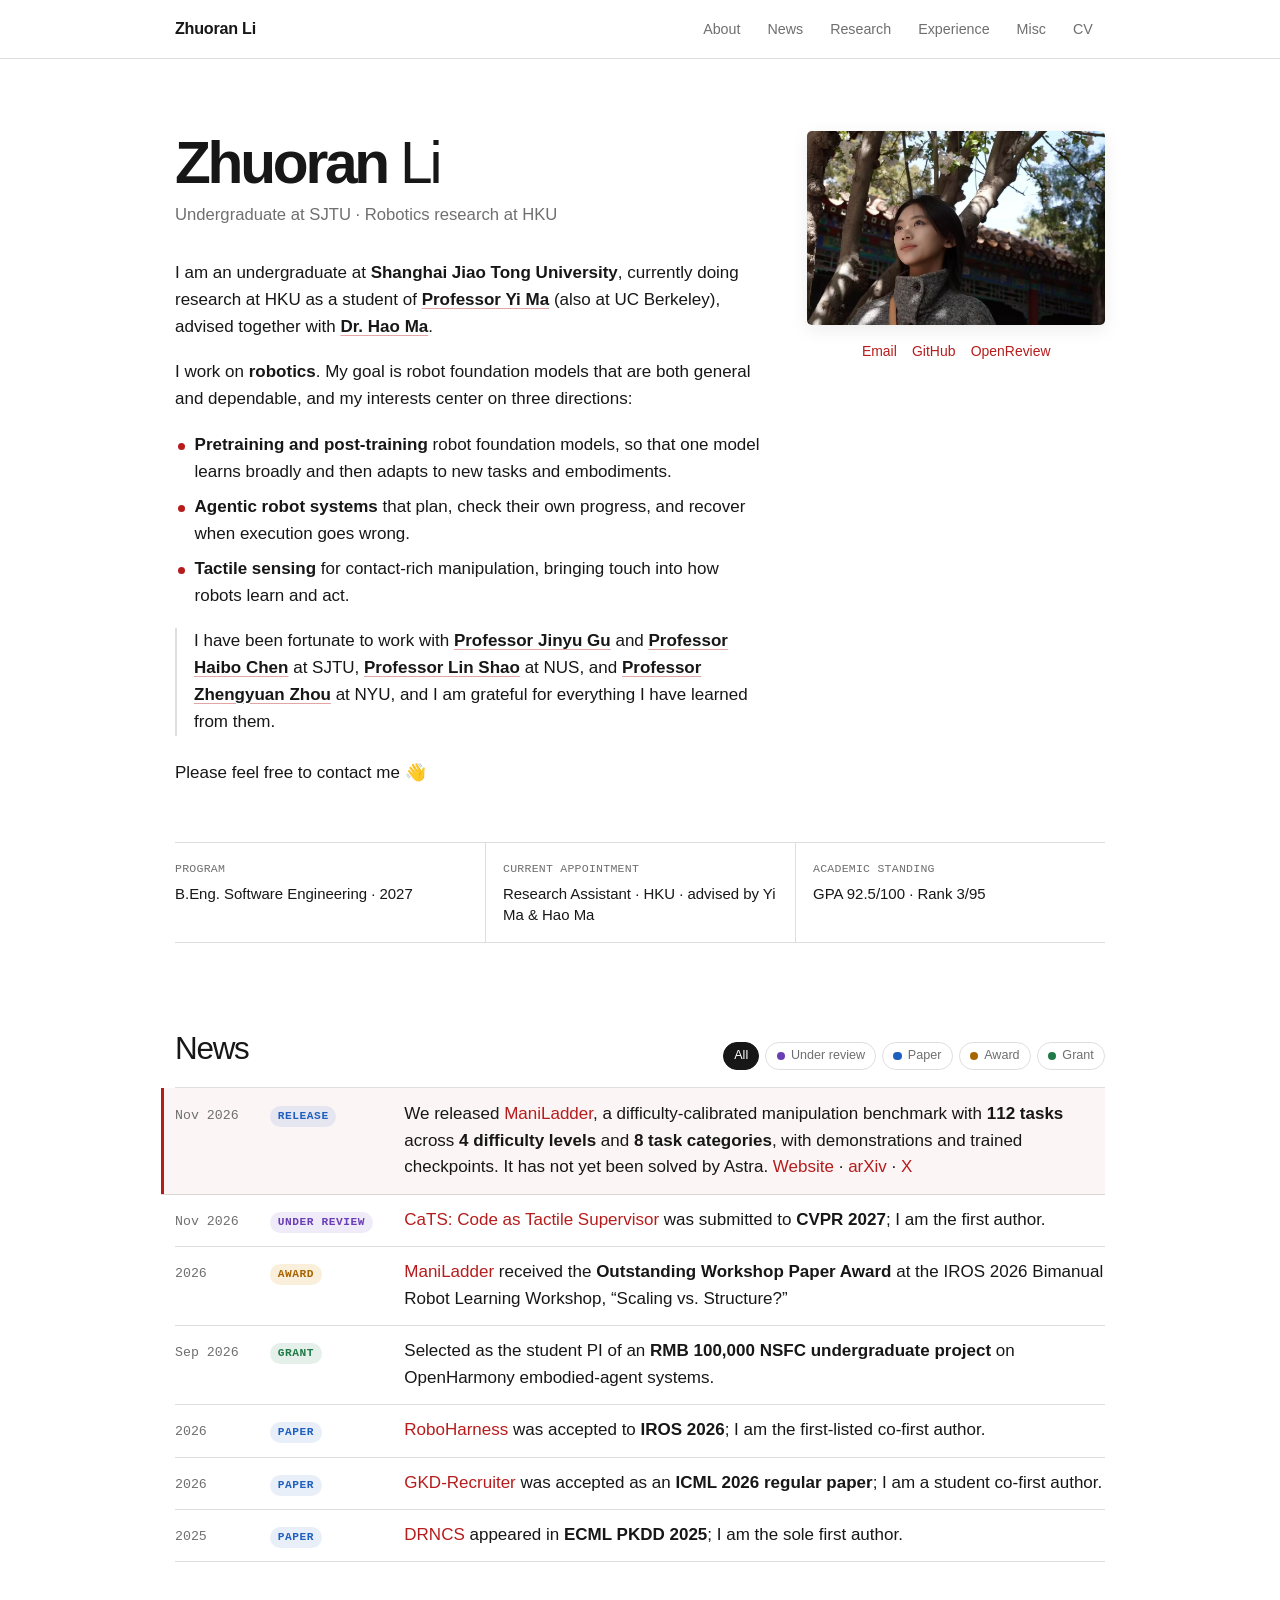
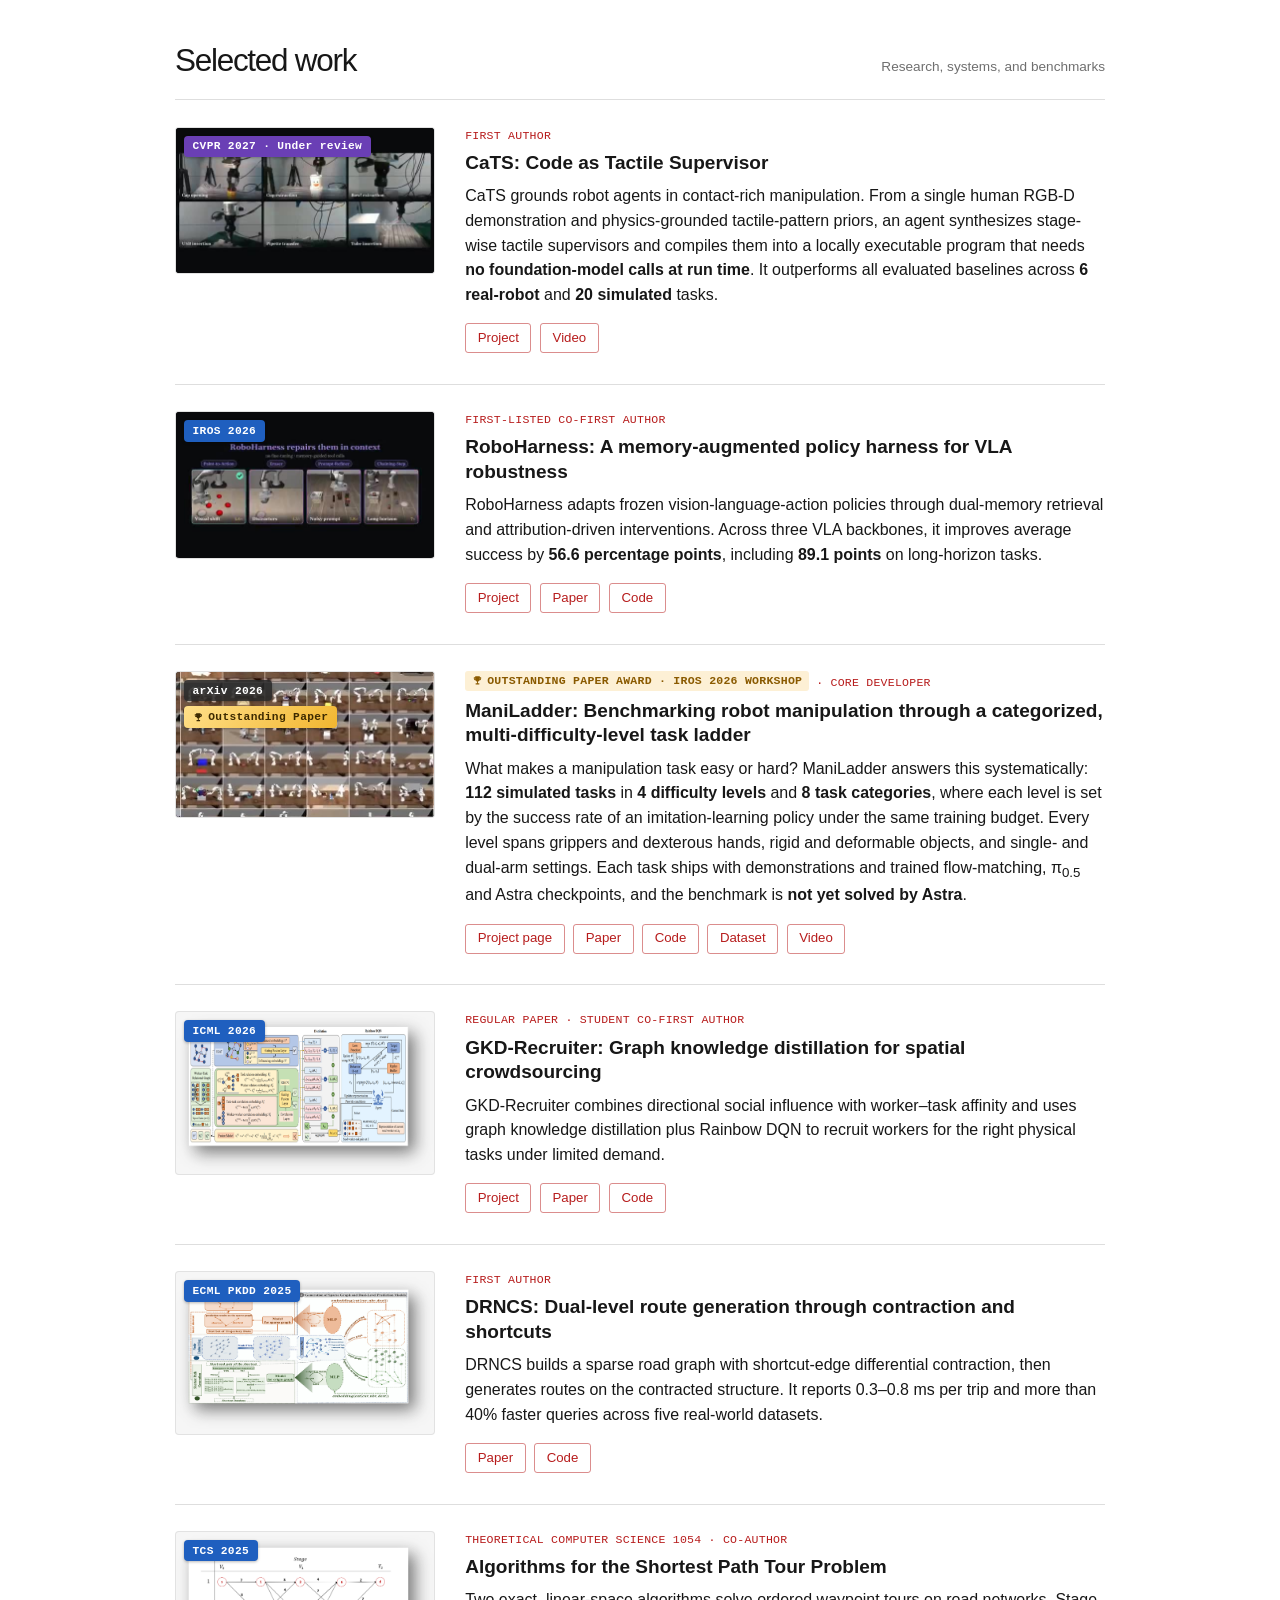
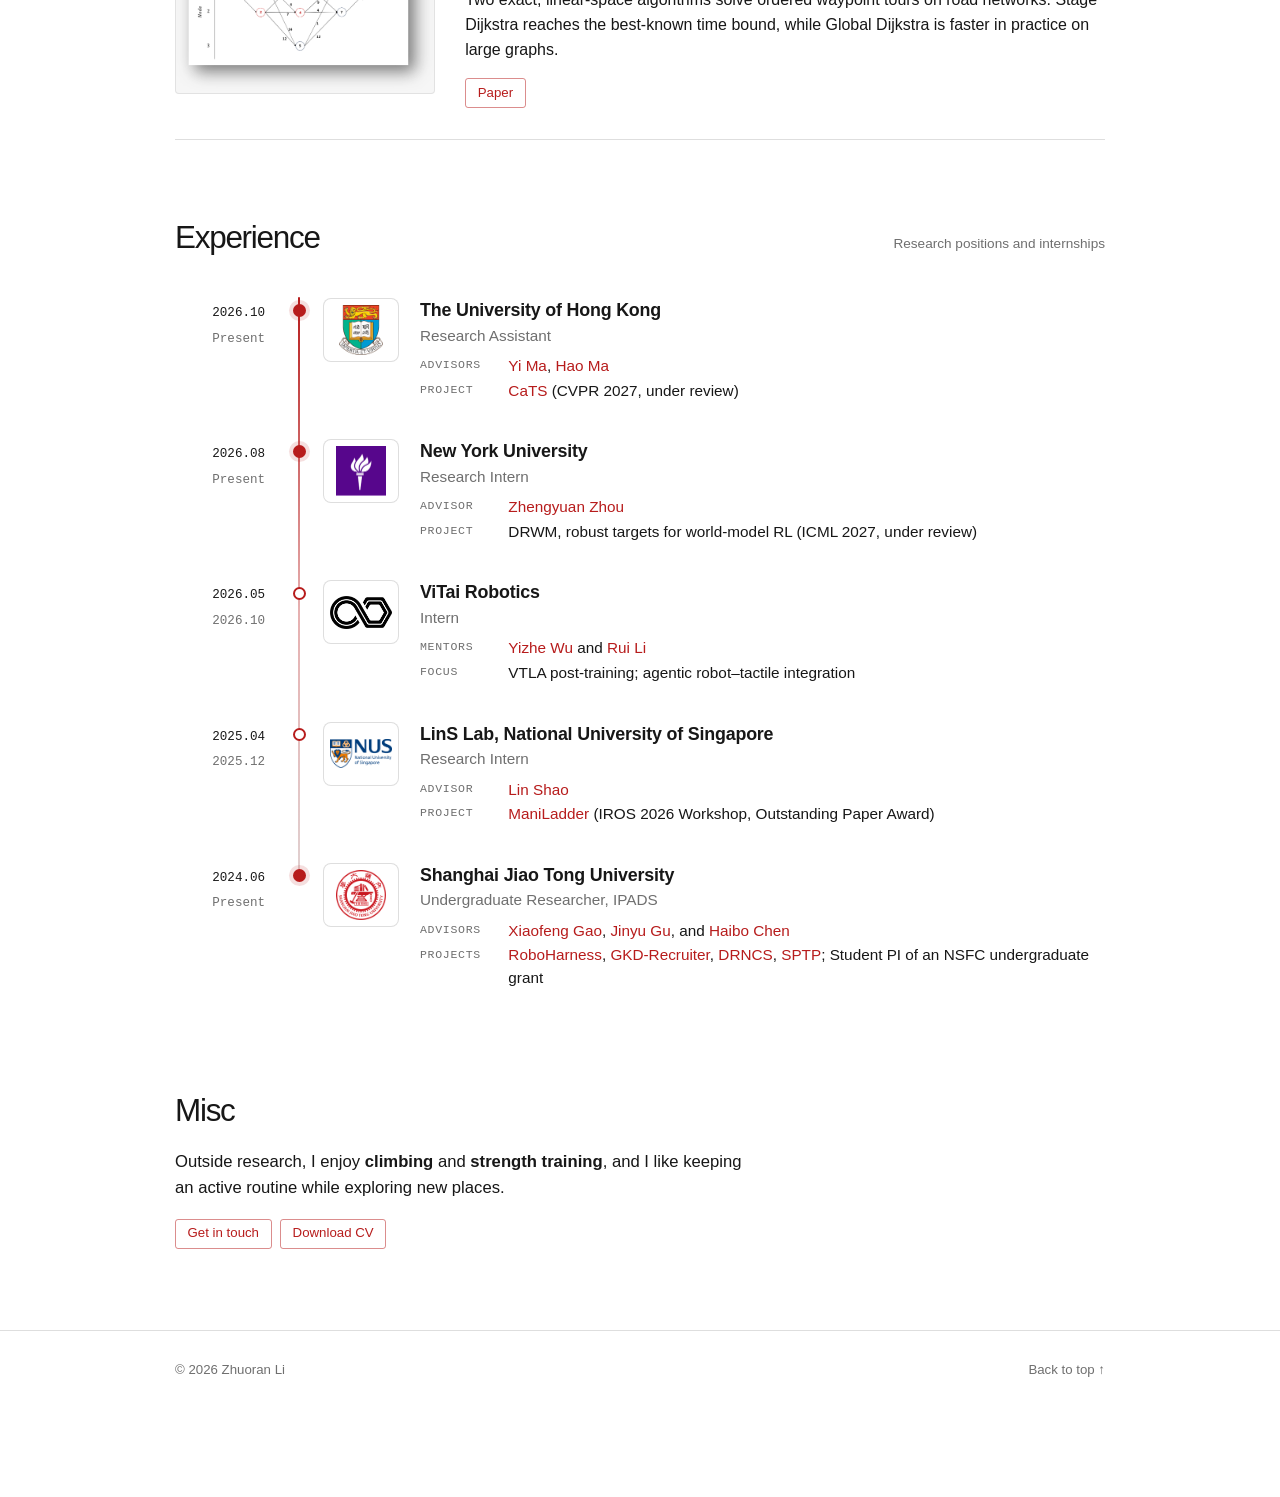
<file: index.html>
<!doctype html>
<html lang="en">
  <head>
    <meta charset="utf-8">
    <meta name="viewport" content="width=device-width, initial-scale=1">
    <meta name="theme-color" content="#ffffff">
    <meta name="description" content="Zhuoran Li is an undergraduate at SJTU doing robotics research at HKU with Professor Yi Ma, working on robot foundation models, agentic robot systems and tactile manipulation.">
    <meta name="author" content="Zhuoran Li">

    <meta property="og:type" content="website">
    <meta property="og:title" content="Zhuoran Li">
    <meta property="og:description" content="Undergraduate at SJTU doing robotics research at HKU with Professor Yi Ma: robot foundation models, agentic robot systems and tactile manipulation.">
    <meta property="og:url" content="https://iairplane.github.io/">
    <meta property="og:image" content="https://iairplane.github.io/assets/media/zhuoran-hero.jpg">
    <meta property="og:image:alt" content="Portrait of Zhuoran Li beneath flowering trees.">
    <meta name="twitter:card" content="summary">

    <title>Zhuoran Li</title>
    <link rel="canonical" href="https://iairplane.github.io/">
    <link rel="icon" href="assets/icons/favicon.svg" type="image/svg+xml">
    <link rel="preload" href="assets/media/zhuoran-hero.jpg" as="image" fetchpriority="high">
    <link rel="stylesheet" href="styles.css?v=20261123-1">
    <script src="script.js?v=20261121-2" defer></script>

    <script type="application/ld+json">
      {
        "@context": "https://schema.org",
        "@type": "Person",
        "name": "Zhuoran Li",
        "url": "https://iairplane.github.io/",
        "email": "mailto:airplane@sjtu.edu.cn",
        "affiliation": [
          {
            "@type": "CollegeOrUniversity",
            "name": "Shanghai Jiao Tong University"
          },
          {
            "@type": "CollegeOrUniversity",
            "name": "The University of Hong Kong"
          }
        ],
        "sameAs": [
          "https://github.com/iairplane",
          "https://openreview.net/profile?id=~Zhuoran_Li7"
        ],
        "knowsAbout": [
          "Robotics",
          "Robot foundation models",
          "Robot learning",
          "Agentic robot systems",
          "Tactile sensing"
        ]
      }
    </script>
  </head>

  <body data-header>
    <a class="skip-link" href="#main-content">Skip to content</a>

    <header class="site-header">
      <nav class="navbar container" aria-label="Primary navigation">
        <a class="site-name" href="#top">Zhuoran Li</a>
        <button class="menu-toggle" type="button" aria-label="Open navigation" aria-expanded="false" aria-controls="primary-navigation" data-menu-toggle>
          <span aria-hidden="true"></span>
          <span aria-hidden="true"></span>
          <span aria-hidden="true"></span>
        </button>
        <div class="nav-links" id="primary-navigation" data-navigation>
          <a href="#top">About</a>
          <a href="#news">News</a>
          <a href="#research">Research</a>
          <a href="#experience">Experience</a>
          <a href="#misc">Misc</a>
          <a href="documents/Zhuoran_Li_CV.pdf" download="Zhuoran_Li_CV.pdf">CV</a>
        </div>
      </nav>
    </header>

    <main id="main-content" class="container">
      <section class="about" id="top" aria-labelledby="page-title">
        <div class="profile">
          <img src="assets/media/zhuoran-hero.jpg" alt="Zhuoran Li beneath flowering trees beside a traditional building." width="1100" height="717" fetchpriority="high">
          <div class="profile-links" aria-label="Contact links">
            <a href="mailto:airplane@sjtu.edu.cn" aria-label="Email Zhuoran Li">Email</a>
            <a href="https://github.com/iairplane" rel="me external noopener" target="_blank">GitHub</a>
            <a href="https://openreview.net/profile?id=~Zhuoran_Li7" rel="me external noopener" target="_blank">OpenReview</a>
          </div>
        </div>

        <header class="page-heading">
          <h1 id="page-title"><strong>Zhuoran</strong> Li</h1>
          <p class="tagline">Undergraduate at SJTU · Robotics research at HKU</p>
        </header>

        <div class="intro">
          <p>
            I am an undergraduate at <strong>Shanghai Jiao Tong University</strong>, currently doing research at HKU as a student of <a class="prof" href="https://www.ai.hku.hk/people/academic-staff/mayi" target="_blank" rel="external noopener" data-photo="assets/people/yi-ma.jpg" data-initials="YM">Professor Yi Ma</a> (also at UC Berkeley), advised together with <a class="prof" href="https://haomafrlu.github.io/" target="_blank" rel="external noopener" data-photo="assets/people/hao-ma.jpg" data-initials="HM">Dr. Hao Ma</a>.
          </p>
          <p>
            I work on <strong>robotics</strong>. My goal is robot foundation models that are both general and dependable, and my interests center on three directions:
          </p>
          <ul class="interests">
            <li><strong>Pretraining and post-training</strong> robot foundation models, so that one model learns broadly and then adapts to new tasks and embodiments.</li>
            <li><strong>Agentic robot systems</strong> that plan, check their own progress, and recover when execution goes wrong.</li>
            <li><strong>Tactile sensing</strong> for contact-rich manipulation, bringing touch into how robots learn and act.</li>
          </ul>
          <p class="mentor-note">
            I have been fortunate to work with <a class="prof" href="https://ipads.sjtu.edu.cn/pub/members/jinyu_gu" target="_blank" rel="external noopener" data-photo="assets/people/jinyu-gu.jpg" data-initials="JG">Professor Jinyu Gu</a> and <a class="prof" href="https://ipads.sjtu.edu.cn/pub/members/haibo_chen" target="_blank" rel="external noopener" data-photo="assets/people/haibo-chen.jpg" data-initials="HC">Professor Haibo Chen</a> at SJTU, <a class="prof" href="https://www.comp.nus.edu.sg/cs/people/shaol/" target="_blank" rel="external noopener" data-photo="assets/people/lin-shao.jpg" data-initials="LS">Professor Lin Shao</a> at NUS, and <a class="prof" href="https://engineering.nyu.edu/faculty/zhengyuan-zhou" target="_blank" rel="external noopener" data-photo="assets/people/zhengyuan-zhou.jpg" data-initials="ZZ">Professor Zhengyuan Zhou</a> at NYU, and I am grateful for everything I have learned from them.
          </p>
          <p class="contact-invite">Please feel free to contact me <span aria-hidden="true">👋</span></p>
        </div>

        <dl class="facts" aria-label="Academic background">
          <div>
            <dt>Program</dt>
            <dd>B.Eng. Software Engineering · 2027</dd>
          </div>
          <div>
            <dt>Current appointment</dt>
            <dd>Research Assistant · HKU · advised by Yi Ma &amp; Hao Ma</dd>
          </div>
          <div>
            <dt>Academic standing</dt>
            <dd>GPA 92.5/100 · Rank 3/95</dd>
          </div>
        </dl>
      </section>

      <section class="section" id="news" aria-labelledby="news-title">
        <div class="section-heading-row">
          <h2 id="news-title">News</h2>
          <div class="news-filter" role="group" aria-label="Filter news by type" data-news-filter>
            <button type="button" class="is-active" aria-pressed="true" data-type="all">All</button>
            <button type="button" aria-pressed="false" data-type="review"><span class="dot dot--review" aria-hidden="true"></span>Under review</button>
            <button type="button" aria-pressed="false" data-type="paper"><span class="dot dot--paper" aria-hidden="true"></span>Paper</button>
            <button type="button" aria-pressed="false" data-type="award"><span class="dot dot--award" aria-hidden="true"></span>Award</button>
            <button type="button" aria-pressed="false" data-type="grant"><span class="dot dot--grant" aria-hidden="true"></span>Grant</button>
          </div>
        </div>
        <div class="news-list">
          <div class="news-item news-item--featured" data-type="paper">
            <time datetime="2026-11">Nov 2026</time>
            <span class="news-label news-label--paper">Release</span>
            <p>We released <a href="#maniladder">ManiLadder</a>, a difficulty-calibrated manipulation benchmark with <strong>112 tasks</strong> across <strong>4 difficulty levels</strong> and <strong>8 task categories</strong>, with demonstrations and trained checkpoints. It has not yet been solved by Astra. <a href="https://maniladder-benchmark.github.io/" target="_blank" rel="external noopener">Website</a> · <a href="https://arxiv.org/abs/2611.16374" target="_blank" rel="external noopener">arXiv</a> · <a href="https://x.com/GChongkai/status/2123494067015459302" target="_blank" rel="external noopener">X</a></p>
          </div>
          <div class="news-item" data-type="review">
            <time datetime="2026-11">Nov 2026</time>
            <span class="news-label news-label--review">Under review</span>
            <p><a href="#cats">CaTS: Code as Tactile Supervisor</a> was submitted to <strong>CVPR 2027</strong>; I am the first author.</p>
          </div>
          <div class="news-item" data-type="award">
            <time datetime="2026">2026</time>
            <span class="news-label news-label--award">Award</span>
            <p><a href="#maniladder">ManiLadder</a> received the <strong>Outstanding Workshop Paper Award</strong> at the IROS 2026 Bimanual Robot Learning Workshop, “Scaling vs. Structure?”</p>
          </div>
          <div class="news-item" data-type="grant">
            <time datetime="2026-09">Sep 2026</time>
            <span class="news-label news-label--grant">Grant</span>
            <p>Selected as the student PI of an <strong>RMB 100,000 NSFC undergraduate project</strong> on OpenHarmony embodied-agent systems.</p>
          </div>
          <div class="news-item" data-type="paper">
            <time datetime="2026">2026</time>
            <span class="news-label news-label--paper">Paper</span>
            <p><a href="#roboharness">RoboHarness</a> was accepted to <strong>IROS 2026</strong>; I am the first-listed co-first author.</p>
          </div>
          <div class="news-item" data-type="paper">
            <time datetime="2026">2026</time>
            <span class="news-label news-label--paper">Paper</span>
            <p><a href="#gkd-recruiter">GKD-Recruiter</a> was accepted as an <strong>ICML 2026 regular paper</strong>; I am a student co-first author.</p>
          </div>
          <div class="news-item" data-type="paper">
            <time datetime="2025">2025</time>
            <span class="news-label news-label--paper">Paper</span>
            <p><a href="#drncs">DRNCS</a> appeared in <strong>ECML PKDD 2025</strong>; I am the sole first author.</p>
          </div>
        </div>
      </section>

      <section class="section" id="research" aria-labelledby="research-title">
        <div class="section-heading-row">
          <h2 id="research-title">Selected work</h2>
          <p class="section-note">Research, systems, and benchmarks</p>
        </div>

        <div class="work-list">
          <article class="work-item work-item--teaser" id="cats">
            <figure class="work-media work-media--video">
              <div class="venue-badges"><span class="venue-badge venue-badge--review">CVPR 2027 · Under review</span></div>
              <video muted loop autoplay playsinline preload="metadata" poster="assets/media/cats-teaser-poster.jpg" aria-label="CaTS teaser: six real-robot tactile tasks">
                <source src="assets/media/cats-teaser.mp4" type="video/mp4">
              </video>
            </figure>
            <div class="work-copy">
              <p class="work-meta">First author</p>
              <h3>CaTS: Code as Tactile Supervisor</h3>
              <p>CaTS grounds robot agents in contact-rich manipulation. From a single human RGB-D demonstration and physics-grounded tactile-pattern priors, an agent synthesizes stage-wise tactile supervisors and compiles them into a locally executable program that needs <strong>no foundation-model calls at run time</strong>. It outperforms all evaluated baselines across <strong>6 real-robot</strong> and <strong>20 simulated</strong> tasks.</p>
              <p class="links"><a href="https://iairplane.github.io/tactile_agent_page/" target="_blank" rel="external noopener">Project</a><a href="https://iairplane.github.io/tactile_agent_page/#video" target="_blank" rel="external noopener">Video</a></p>
            </div>
          </article>

          <article class="work-item work-item--teaser" id="roboharness">
            <figure class="work-media work-media--video">
              <div class="venue-badges"><span class="venue-badge venue-badge--accepted">IROS 2026</span></div>
              <video muted loop autoplay playsinline preload="metadata" poster="assets/media/roboharness-teaser-poster.jpg" aria-label="RoboHarness teaser: frozen VLA policies repaired in context">
                <source src="assets/media/roboharness-teaser.mp4" type="video/mp4">
              </video>
            </figure>
            <div class="work-copy">
              <p class="work-meta">First-listed co-first author</p>
              <h3>RoboHarness: A memory-augmented policy harness for VLA robustness</h3>
              <p>RoboHarness adapts frozen vision-language-action policies through dual-memory retrieval and attribution-driven interventions. Across three VLA backbones, it improves average success by <strong>56.6 percentage points</strong>, including <strong>89.1 points</strong> on long-horizon tasks.</p>
              <p class="links"><a href="https://lzy-1021.github.io/RoboHarness/" target="_blank" rel="external noopener">Project</a><a href="https://arxiv.org/abs/2603.24060" target="_blank" rel="external noopener">Paper</a><a href="https://github.com/LZY-1021/RoboHarness" target="_blank" rel="external noopener">Code</a></p>
            </div>
          </article>

          <article class="work-item work-item--maniladder" id="maniladder">
            <figure class="work-media">
              <div class="venue-badges"><span class="venue-badge venue-badge--preprint">arXiv 2026</span><span class="venue-badge venue-badge--award"><svg class="trophy" viewBox="0 0 24 24" aria-hidden="true"><path d="M7 3h10v2h3v3a4 4 0 0 1-4 4h-.35A5 5 0 0 1 13 14.9V18h3v3H8v-3h3v-3.1A5 5 0 0 1 8.35 12H8a4 4 0 0 1-4-4V5h3V3Zm0 4H6v1a2 2 0 0 0 1 1.73V7Zm10 0v2.73A2 2 0 0 0 18 8V7h-1Z"/></svg>Outstanding Paper</span></div>
              <video muted loop autoplay playsinline preload="metadata" poster="assets/media/maniladder-teaser-poster.jpg" aria-label="ManiLadder teaser: tasks across the benchmark">
                <source src="assets/media/maniladder-teaser.mp4" type="video/mp4">
              </video>
            </figure>
            <div class="work-copy">
              <p class="work-meta"><span class="award-flag"><svg class="trophy" viewBox="0 0 24 24" aria-hidden="true"><path d="M7 3h10v2h3v3a4 4 0 0 1-4 4h-.35A5 5 0 0 1 13 14.9V18h3v3H8v-3h3v-3.1A5 5 0 0 1 8.35 12H8a4 4 0 0 1-4-4V5h3V3Zm0 4H6v1a2 2 0 0 0 1 1.73V7Zm10 0v2.73A2 2 0 0 0 18 8V7h-1Z"/></svg>Outstanding Paper Award · IROS 2026 Workshop</span> · Core developer</p>
              <h3>ManiLadder: Benchmarking robot manipulation through a categorized, multi-difficulty-level task ladder</h3>
              <p>What makes a manipulation task easy or hard? ManiLadder answers this systematically: <strong>112 simulated tasks</strong> in <strong>4 difficulty levels</strong> and <strong>8 task categories</strong>, where each level is set by the success rate of an imitation-learning policy under the same training budget. Every level spans grippers and dexterous hands, rigid and deformable objects, and single- and dual-arm settings. Each task ships with demonstrations and trained flow-matching, π<sub>0.5</sub> and Astra checkpoints, and the benchmark is <strong>not yet solved by Astra</strong>.</p>
              <p class="links"><a href="https://maniladder-benchmark.github.io/" target="_blank" rel="external noopener">Project page</a><a href="https://arxiv.org/abs/2611.16374" target="_blank" rel="external noopener">Paper</a><a href="https://github.com/HeegerGao/ManiLadder-Benchmark" target="_blank" rel="external noopener">Code</a><a href="https://huggingface.co/datasets/Linslab/ManiLadder_Dataset" target="_blank" rel="external noopener">Dataset</a><a href="https://maniladder-benchmark.github.io/videos/video_final.mp4" target="_blank" rel="external noopener">Video</a></p>
            </div>
          </article>

          <article class="work-item" id="gkd-recruiter">
            <figure class="work-media">
              <div class="venue-badges"><span class="venue-badge venue-badge--accepted">ICML 2026</span></div><img src="assets/media/GKD.png" alt="GKD-Recruiter architecture combining social and worker-task graph embeddings, graph knowledge distillation, and Rainbow DQN recruitment." width="645" height="394" loading="lazy" decoding="async"></figure>
            <div class="work-copy">
              <p class="work-meta">Regular paper · Student co-first author</p>
              <h3>GKD-Recruiter: Graph knowledge distillation for spatial crowdsourcing</h3>
              <p>GKD-Recruiter combines directional social influence with worker–task affinity and uses graph knowledge distillation plus Rainbow DQN to recruit workers for the right physical tasks under limited demand.</p>
              <p class="links"><a href="https://icml.cc/virtual/2026/poster/61673" target="_blank" rel="external noopener">Project</a><a href="https://openreview.net/forum?id=nsEtk9aFiZ" target="_blank" rel="external noopener">Paper</a><a href="https://github.com/GaoYucen/GKD-Recruiter" target="_blank" rel="external noopener">Code</a></p>
            </div>
          </article>

          <article class="work-item" id="drncs">
            <figure class="work-media">
              <div class="venue-badges"><span class="venue-badge venue-badge--accepted">ECML PKDD 2025</span></div><img src="assets/media/drncs.png" alt="DRNCS dual-level route generation pipeline with shortcut construction and prediction on original and sparse graphs." width="653" height="385" loading="lazy" decoding="async"></figure>
            <div class="work-copy">
              <p class="work-meta">First author</p>
              <h3>DRNCS: Dual-level route generation through contraction and shortcuts</h3>
              <p>DRNCS builds a sparse road graph with shortcut-edge differential contraction, then generates routes on the contracted structure. It reports 0.3–0.8 ms per trip and more than 40% faster queries across five real-world datasets.</p>
              <p class="links"><a href="https://link.springer.com/chapter/10.1007/978-3-032-06066-2_11" target="_blank" rel="external noopener">Paper</a><a href="https://github.com/iairplane/DRNCS" target="_blank" rel="external noopener">Code</a></p>
            </div>
          </article>

          <article class="work-item" id="sptp">
            <figure class="work-media">
              <div class="venue-badges"><span class="venue-badge venue-badge--accepted">TCS 2025</span></div><img src="assets/media/SPTP.png" alt="Layered graph for the Shortest Path Tour Problem, showing candidate nodes across ordered stages from source to destination." width="654" height="394" loading="lazy" decoding="async"></figure>
            <div class="work-copy">
              <p class="work-meta">Theoretical Computer Science 1054 · Co-author</p>
              <h3>Algorithms for the Shortest Path Tour Problem</h3>
              <p>Two exact, linear-space algorithms solve ordered waypoint tours on road networks. Stage Dijkstra reaches the best-known time bound, while Global Dijkstra is faster in practice on large graphs.</p>
              <p class="links"><a href="https://www.sciencedirect.com/science/article/pii/S0304397525003664" target="_blank" rel="external noopener">Paper</a></p>
            </div>
          </article>
        </div>
      </section>

      <section class="section" id="experience" aria-labelledby="experience-title">
        <div class="section-heading-row">
          <h2 id="experience-title">Experience</h2>
          <p class="section-note">Research positions and internships</p>
        </div>
        <ol class="exp-list timeline">
          <li class="exp-item">
            <p class="exp-when"><span>2026.10</span><span>Present</span></p>
            <span class="exp-dot exp-dot--current" aria-hidden="true"></span>
            <div class="exp-logo"><img src="assets/logos/hku.png" alt="The University of Hong Kong crest" loading="lazy"></div>
            <div class="exp-body">
              <h3><a href="https://www.hku.hk/" target="_blank" rel="external noopener">The University of Hong Kong</a></h3>
              <p class="exp-role">Research Assistant</p>
              <dl class="exp-meta">
                <dt>Advisors</dt><dd><a href="https://www.ai.hku.hk/people/academic-staff/mayi" target="_blank" rel="external noopener">Yi Ma</a>, <a href="https://haomafrlu.github.io/" target="_blank" rel="external noopener">Hao Ma</a></dd>
                <dt>Project</dt><dd><a href="#cats">CaTS</a> (CVPR 2027, under review)</dd>
              </dl>
            </div>
          </li>
          <li class="exp-item">
            <p class="exp-when"><span>2026.08</span><span>Present</span></p>
            <span class="exp-dot exp-dot--current" aria-hidden="true"></span>
            <div class="exp-logo"><img src="assets/logos/nyu.png" alt="New York University torch logo" loading="lazy"></div>
            <div class="exp-body">
              <h3><a href="https://www.nyu.edu/" target="_blank" rel="external noopener">New York University</a></h3>
              <p class="exp-role">Research Intern</p>
              <dl class="exp-meta">
                <dt>Advisor</dt><dd><a href="https://engineering.nyu.edu/faculty/zhengyuan-zhou" target="_blank" rel="external noopener">Zhengyuan Zhou</a></dd>
                <dt>Project</dt><dd>DRWM, robust targets for world-model RL (ICML 2027, under review)</dd>
              </dl>
            </div>
          </li>
          <li class="exp-item">
            <p class="exp-when"><span>2026.05</span><span>2026.10</span></p>
            <span class="exp-dot" aria-hidden="true"></span>
            <div class="exp-logo"><img src="assets/logos/vitai.png" alt="ViTai Robotics logo" loading="lazy"></div>
            <div class="exp-body">
              <h3><a href="https://vit.ai/" target="_blank" rel="external noopener">ViTai Robotics</a></h3>
              <p class="exp-role">Intern</p>
              <dl class="exp-meta">
                <dt>Mentors</dt><dd><a href="https://ori.ox.ac.uk/people/yizhe-wu/" target="_blank" rel="external noopener">Yizhe Wu</a> and <a href="https://vit.ai/" target="_blank" rel="external noopener">Rui Li</a></dd>
                <dt>Focus</dt><dd>VTLA post-training; agentic robot–tactile integration</dd>
              </dl>
            </div>
          </li>
          <li class="exp-item">
            <p class="exp-when"><span>2025.04</span><span>2025.12</span></p>
            <span class="exp-dot" aria-hidden="true"></span>
            <div class="exp-logo"><img src="assets/logos/nus.png" alt="National University of Singapore logo" loading="lazy"></div>
            <div class="exp-body">
              <h3><a href="https://www.nus.edu.sg/" target="_blank" rel="external noopener">LinS Lab, National University of Singapore</a></h3>
              <p class="exp-role">Research Intern</p>
              <dl class="exp-meta">
                <dt>Advisor</dt><dd><a href="https://www.comp.nus.edu.sg/cs/people/shaol/" target="_blank" rel="external noopener">Lin Shao</a></dd>
                <dt>Project</dt><dd><a href="#maniladder">ManiLadder</a> (IROS 2026 Workshop, Outstanding Paper Award)</dd>
              </dl>
            </div>
          </li>
          <li class="exp-item">
            <p class="exp-when"><span>2024.06</span><span>Present</span></p>
            <span class="exp-dot exp-dot--current" aria-hidden="true"></span>
            <div class="exp-logo"><img src="assets/logos/sjtu.png" alt="Shanghai Jiao Tong University badge" loading="lazy"></div>
            <div class="exp-body">
              <h3><a href="https://www.sjtu.edu.cn/" target="_blank" rel="external noopener">Shanghai Jiao Tong University</a></h3>
              <p class="exp-role">Undergraduate Researcher, IPADS</p>
              <dl class="exp-meta">
                <dt>Advisors</dt><dd><a href="https://www.cs.sjtu.edu.cn/~gao-xf/" target="_blank" rel="external noopener">Xiaofeng Gao</a>, <a href="https://ipads.sjtu.edu.cn/pub/members/jinyu_gu" target="_blank" rel="external noopener">Jinyu Gu</a>, and <a href="https://ipads.sjtu.edu.cn/pub/members/haibo_chen" target="_blank" rel="external noopener">Haibo Chen</a></dd>
                <dt>Projects</dt><dd><a href="#roboharness">RoboHarness</a>, <a href="#gkd-recruiter">GKD-Recruiter</a>, <a href="#drncs">DRNCS</a>, <a href="#sptp">SPTP</a>; Student PI of an NSFC undergraduate grant</dd>
              </dl>
            </div>
          </li>
        </ol>
      </section>

      <section class="section misc" id="misc" aria-labelledby="misc-title">
        <h2 id="misc-title">Misc</h2>
        <p>Outside research, I enjoy <strong>climbing</strong> and <strong>strength training</strong>, and I like keeping an active routine while exploring new places.</p>
        <p class="misc-links"><a href="mailto:airplane@sjtu.edu.cn">Get in touch</a><a href="documents/Zhuoran_Li_CV.pdf" download="Zhuoran_Li_CV.pdf">Download CV</a></p>
      </section>
    </main>

    <footer class="site-footer">
      <div class="container footer-inner">
        <span>© 2026 Zhuoran Li</span>
        <a href="#top">Back to top ↑</a>
      </div>
    </footer>
  </body>
</html>
</file>
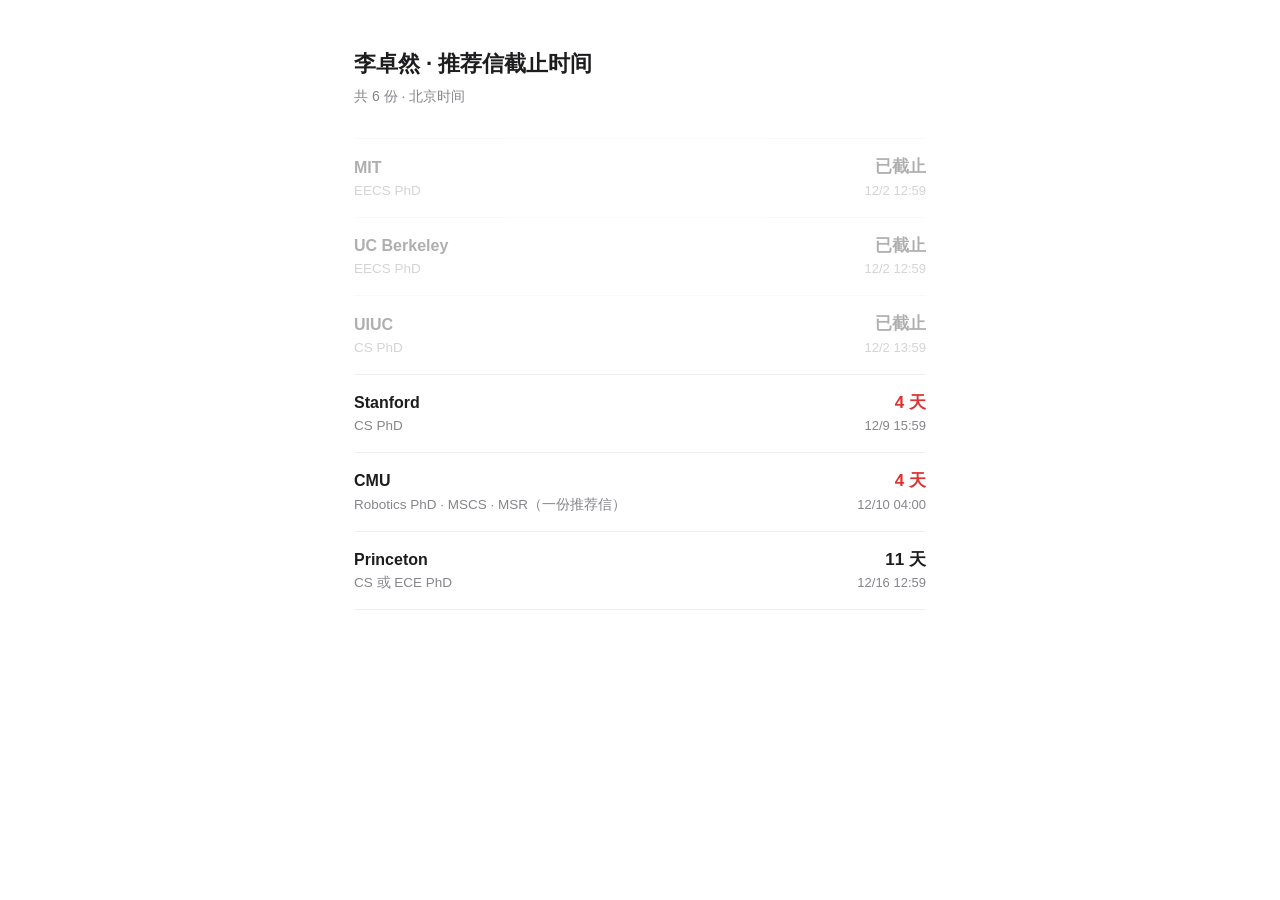
<file: deadlines/index.html>
<!DOCTYPE html>
<html lang="zh-CN">
<head>
<meta charset="utf-8">
<meta name="viewport" content="width=device-width, initial-scale=1">
<meta name="robots" content="noindex, nofollow">
<title>李卓然 Fall 2027 申请截止时间表</title>
<style>
  *{box-sizing:border-box}
  body{margin:0;background:#fff;color:#1d1d1f;
    font-family:-apple-system,BlinkMacSystemFont,"PingFang SC","Hiragino Sans GB","Microsoft YaHei","Segoe UI",sans-serif;
    line-height:1.45}
  .wrap{max-width:620px;margin:0 auto;padding:48px 24px 64px}
  h1{font-size:22px;font-weight:600;margin:0 0 6px}
  .sub{color:#86868b;font-size:14px;margin:0 0 32px}
  .item{display:flex;justify-content:space-between;align-items:center;gap:16px;
    padding:16px 0;border-top:1px solid #f0f0f0}
  .item:last-child{border-bottom:1px solid #f0f0f0}
  .school{font-size:16px;font-weight:600}
  .prog{font-size:13.5px;color:#86868b;margin-top:2px}
  .right{text-align:right;flex-shrink:0}
  .cd{font-size:17px;font-weight:600;font-variant-numeric:tabular-nums}
  .cd.urgent{color:#d33}
  .date{font-size:13px;color:#86868b;margin-top:2px;font-variant-numeric:tabular-nums}
  .item.past{opacity:.35}
</style>
</head>
<body>
<div class="wrap">
  <h1>李卓然 · 推荐信截止时间</h1>
  <p class="sub">共 6 份 · 北京时间</p>
  <div id="list"></div>
</div>
<script>
const D = [
  ["MIT", "EECS PhD", "2026-12-02T04:59:00Z"],
  ["UC Berkeley", "EECS PhD", "2026-12-02T04:59:00Z"],
  ["UIUC", "CS PhD", "2026-12-02T05:59:00Z"],
  ["Stanford", "CS PhD", "2026-12-09T07:59:00Z"],
  ["CMU", "Robotics PhD · MSCS · MSR（一份推荐信）", "2026-12-09T20:00:00Z"],
  ["Princeton", "CS 或 ECE PhD", "2026-12-16T04:59:00Z"]
].map(([s,p,u]) => ({s,p,ms:Date.parse(u)})).sort((a,b)=>a.ms-b.ms);

const DAY = 864e5;
const fmt = new Intl.DateTimeFormat("zh-CN",{timeZone:"Asia/Shanghai",month:"numeric",day:"numeric",hour:"2-digit",minute:"2-digit",hour12:false});

function render(){
  const now = Date.now();
  document.getElementById("list").innerHTML = D.map(x => {
    const d = x.ms - now;
    let cd, cls = "";
    if (d <= 0){ cd = "已截止"; cls = " past"; }
    else {
      const days = Math.floor(d/DAY), h = Math.floor(d%DAY/36e5);
      cd = days > 0 ? `${days} 天` : `${h} 小时`;
    }
    const urgent = d > 0 && d < 7*DAY ? " urgent" : "";
    return `<div class="item${cls}">
      <div><div class="school">${x.s}</div><div class="prog">${x.p}</div></div>
      <div class="right"><div class="cd${urgent}">${cd}</div><div class="date">${fmt.format(x.ms)}</div></div>
    </div>`;
  }).join("");
}
render();
setInterval(render, 60000);
</script>
</body>
</html>
</file>
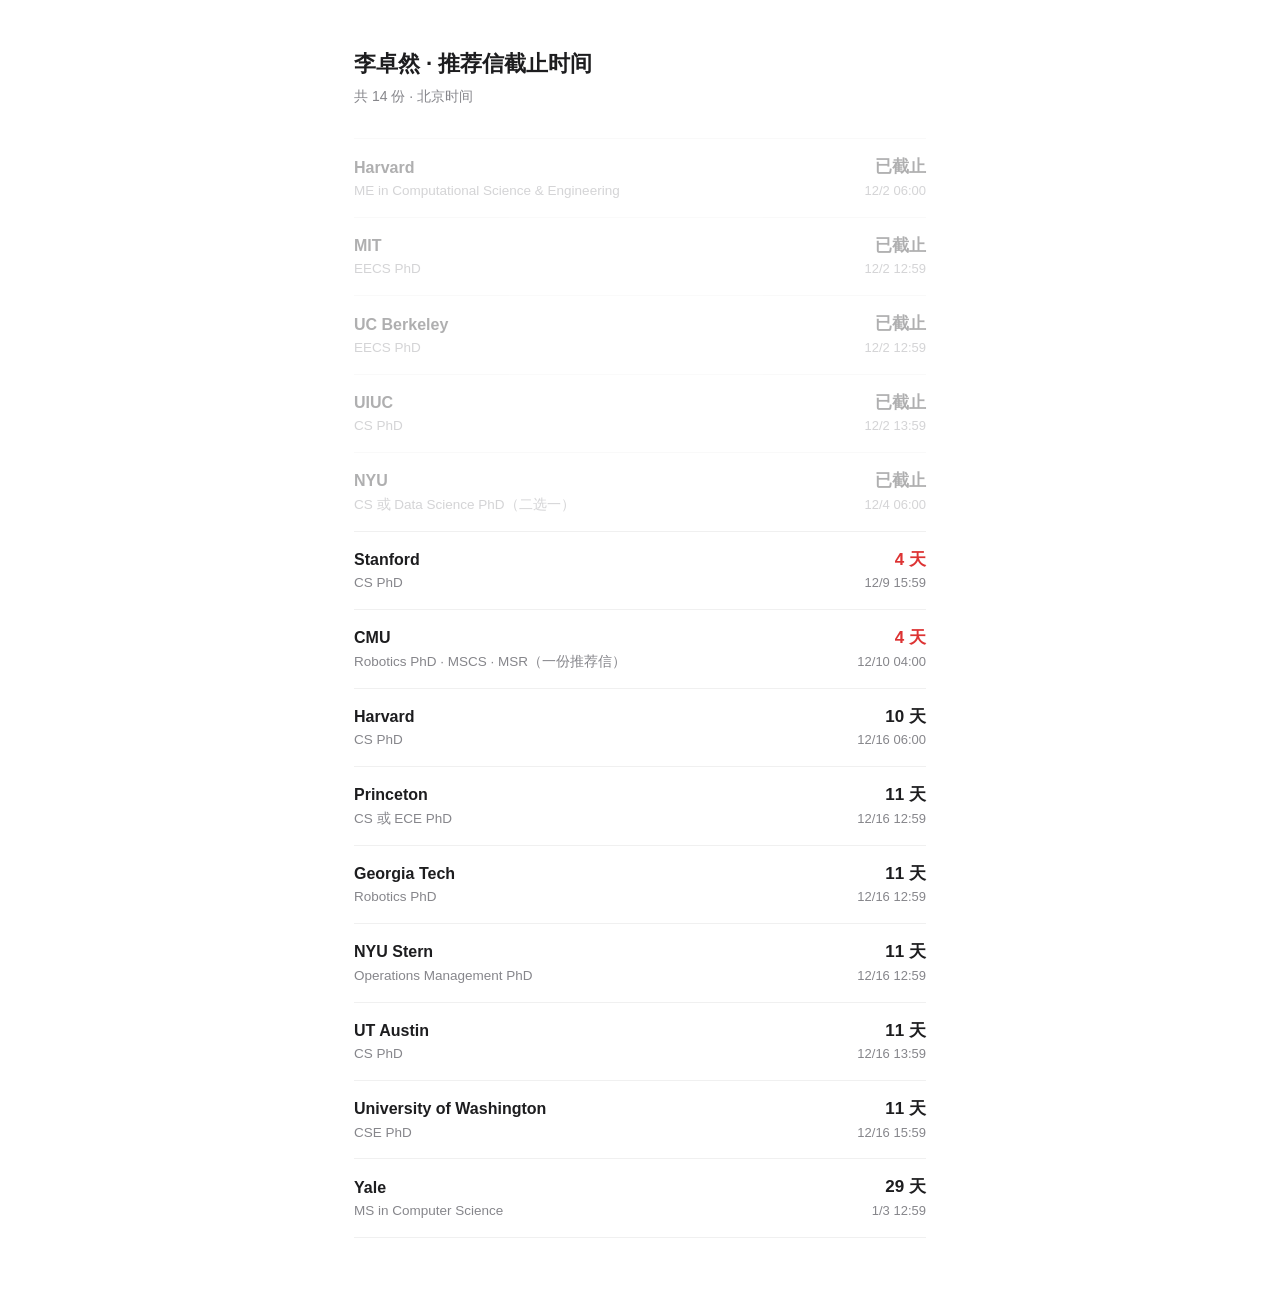
<file: deadlines/plus/index.html>
<!DOCTYPE html>
<html lang="zh-CN">
<head>
<meta charset="utf-8">
<meta name="viewport" content="width=device-width, initial-scale=1">
<meta name="robots" content="noindex, nofollow">
<title>李卓然 Fall 2027 申请截止时间表</title>
<style>
  *{box-sizing:border-box}
  body{margin:0;background:#fff;color:#1d1d1f;
    font-family:-apple-system,BlinkMacSystemFont,"PingFang SC","Hiragino Sans GB","Microsoft YaHei","Segoe UI",sans-serif;
    line-height:1.45}
  .wrap{max-width:620px;margin:0 auto;padding:48px 24px 64px}
  h1{font-size:22px;font-weight:600;margin:0 0 6px}
  .sub{color:#86868b;font-size:14px;margin:0 0 32px}
  .item{display:flex;justify-content:space-between;align-items:center;gap:16px;
    padding:16px 0;border-top:1px solid #f0f0f0}
  .item:last-child{border-bottom:1px solid #f0f0f0}
  .school{font-size:16px;font-weight:600}
  .prog{font-size:13.5px;color:#86868b;margin-top:2px}
  .right{text-align:right;flex-shrink:0}
  .cd{font-size:17px;font-weight:600;font-variant-numeric:tabular-nums}
  .cd.urgent{color:#d33}
  .date{font-size:13px;color:#86868b;margin-top:2px;font-variant-numeric:tabular-nums}
  .item.past{opacity:.35}
</style>
</head>
<body>
<div class="wrap">
  <h1>李卓然 · 推荐信截止时间</h1>
  <p class="sub">共 14 份 · 北京时间</p>
  <div id="list"></div>
</div>
<script>
const D = [
  ["Harvard", "ME in Computational Science & Engineering", "2026-12-01T22:00:00Z"],
  ["MIT", "EECS PhD", "2026-12-02T04:59:00Z"],
  ["UC Berkeley", "EECS PhD", "2026-12-02T04:59:00Z"],
  ["UIUC", "CS PhD", "2026-12-02T05:59:00Z"],
  ["Stanford", "CS PhD", "2026-12-09T07:59:00Z"],
  ["CMU", "Robotics PhD · MSCS · MSR（一份推荐信）", "2026-12-09T20:00:00Z"],
  ["Harvard", "CS PhD", "2026-12-15T22:00:00Z"],
  ["Princeton", "CS 或 ECE PhD", "2026-12-16T04:59:00Z"],
  ["Georgia Tech", "Robotics PhD", "2026-12-16T04:59:00Z"],
  ["UT Austin", "CS PhD", "2026-12-16T05:59:00Z"],
  ["University of Washington", "CSE PhD", "2026-12-16T07:59:00Z"],
  ["Yale", "MS in Computer Science", "2027-01-03T04:59:00Z"],
  ["NYU", "CS 或 Data Science PhD（二选一）", "2026-12-03T22:00:00Z"],
  ["NYU Stern", "Operations Management PhD", "2026-12-16T04:59:00Z"]
].map(([s,p,u]) => ({s,p,ms:Date.parse(u)})).sort((a,b)=>a.ms-b.ms);

const DAY = 864e5;
const fmt = new Intl.DateTimeFormat("zh-CN",{timeZone:"Asia/Shanghai",month:"numeric",day:"numeric",hour:"2-digit",minute:"2-digit",hour12:false});

function render(){
  const now = Date.now();
  document.getElementById("list").innerHTML = D.map(x => {
    const d = x.ms - now;
    let cd, cls = "";
    if (d <= 0){ cd = "已截止"; cls = " past"; }
    else {
      const days = Math.floor(d/DAY), h = Math.floor(d%DAY/36e5);
      cd = days > 0 ? `${days} 天` : `${h} 小时`;
    }
    const urgent = d > 0 && d < 7*DAY ? " urgent" : "";
    return `<div class="item${cls}">
      <div><div class="school">${x.s}</div><div class="prog">${x.p}</div></div>
      <div class="right"><div class="cd${urgent}">${cd}</div><div class="date">${fmt.format(x.ms)}</div></div>
    </div>`;
  }).join("");
}
render();
setInterval(render, 60000);
</script>
</body>
</html>
</file>
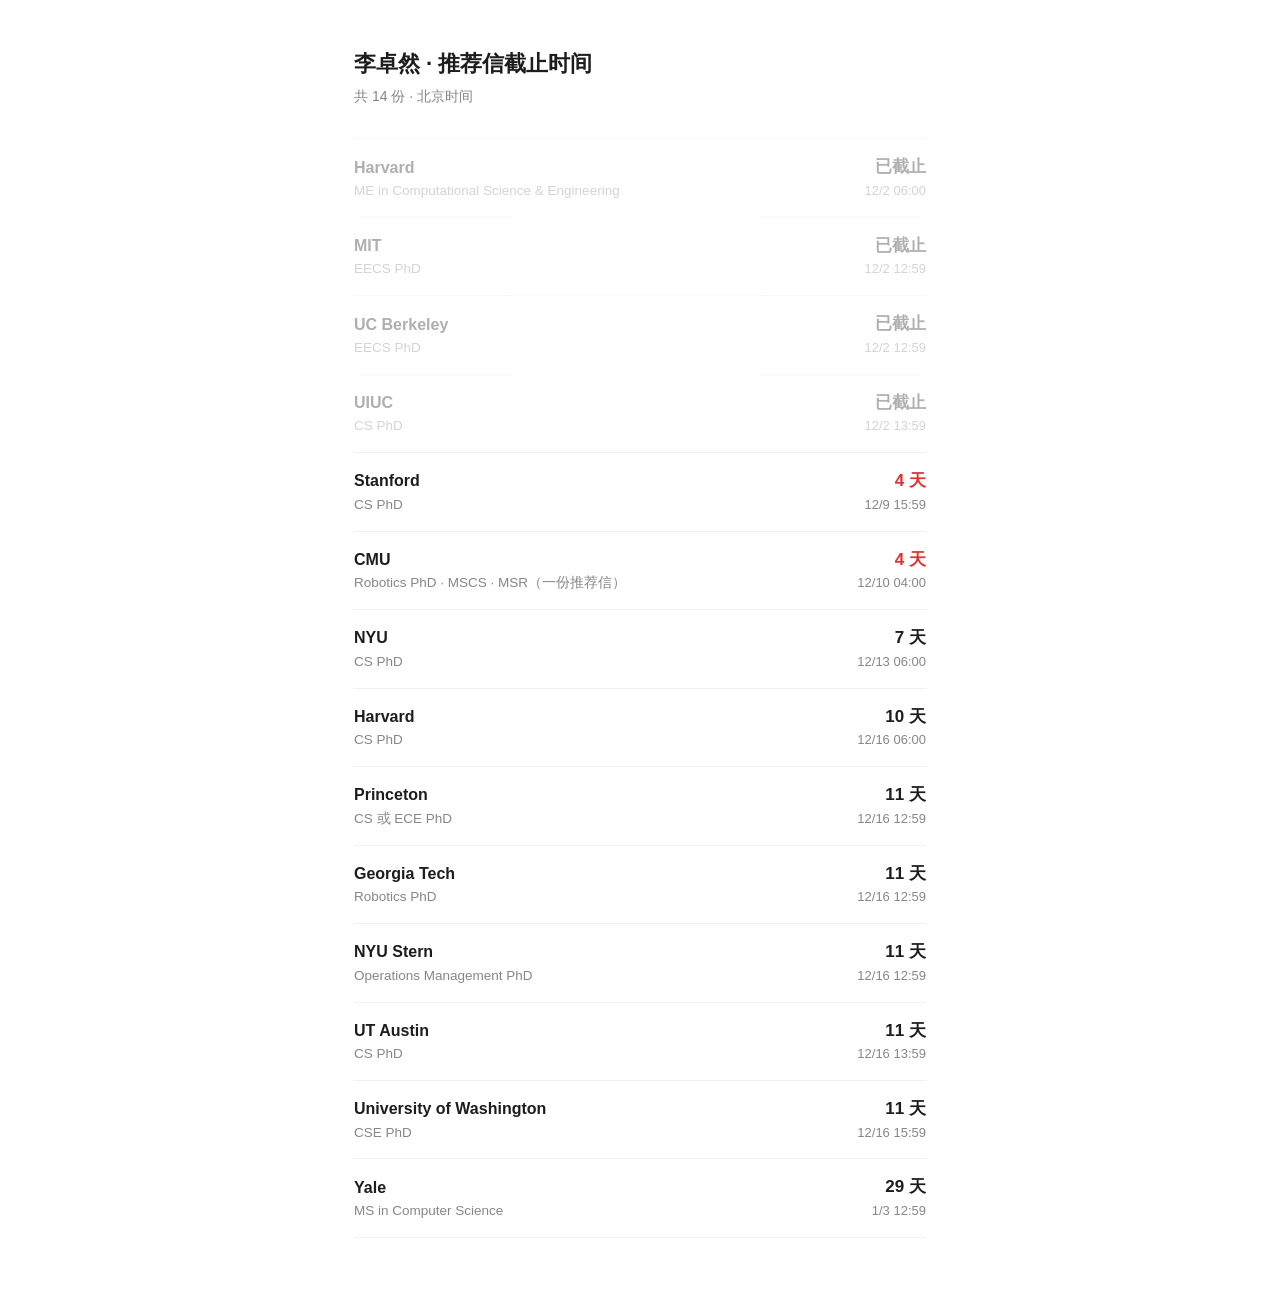
<file: deadlines/shao/index.html>
<!DOCTYPE html>
<html lang="zh-CN">
<head>
<meta charset="utf-8">
<meta name="viewport" content="width=device-width, initial-scale=1">
<meta name="robots" content="noindex, nofollow">
<title>李卓然 Fall 2027 申请截止时间表</title>
<style>
  *{box-sizing:border-box}
  body{margin:0;background:#fff;color:#1d1d1f;
    font-family:-apple-system,BlinkMacSystemFont,"PingFang SC","Hiragino Sans GB","Microsoft YaHei","Segoe UI",sans-serif;
    line-height:1.45}
  .wrap{max-width:620px;margin:0 auto;padding:48px 24px 64px}
  h1{font-size:22px;font-weight:600;margin:0 0 6px}
  .sub{color:#86868b;font-size:14px;margin:0 0 32px}
  .item{display:flex;justify-content:space-between;align-items:center;gap:16px;
    padding:16px 0;border-top:1px solid #f0f0f0}
  .item:last-child{border-bottom:1px solid #f0f0f0}
  .school{font-size:16px;font-weight:600}
  .prog{font-size:13.5px;color:#86868b;margin-top:2px}
  .right{text-align:right;flex-shrink:0}
  .cd{font-size:17px;font-weight:600;font-variant-numeric:tabular-nums}
  .cd.urgent{color:#d33}
  .date{font-size:13px;color:#86868b;margin-top:2px;font-variant-numeric:tabular-nums}
  .item.past{opacity:.35}
</style>
</head>
<body>
<div class="wrap">
  <h1>李卓然 · 推荐信截止时间</h1>
  <p class="sub">共 14 份 · 北京时间</p>
  <div id="list"></div>
</div>
<script>
const D = [
  ["Harvard", "ME in Computational Science & Engineering", "2026-12-01T22:00:00Z"],
  ["MIT", "EECS PhD", "2026-12-02T04:59:00Z"],
  ["UC Berkeley", "EECS PhD", "2026-12-02T04:59:00Z"],
  ["UIUC", "CS PhD", "2026-12-02T05:59:00Z"],
  ["Stanford", "CS PhD", "2026-12-09T07:59:00Z"],
  ["CMU", "Robotics PhD · MSCS · MSR（一份推荐信）", "2026-12-09T20:00:00Z"],
  ["Harvard", "CS PhD", "2026-12-15T22:00:00Z"],
  ["Princeton", "CS 或 ECE PhD", "2026-12-16T04:59:00Z"],
  ["Georgia Tech", "Robotics PhD", "2026-12-16T04:59:00Z"],
  ["UT Austin", "CS PhD", "2026-12-16T05:59:00Z"],
  ["University of Washington", "CSE PhD", "2026-12-16T07:59:00Z"],
  ["Yale", "MS in Computer Science", "2027-01-03T04:59:00Z"],
  ["NYU", "CS PhD", "2026-12-12T22:00:00Z"],
  ["NYU Stern", "Operations Management PhD", "2026-12-16T04:59:00Z"]
].map(([s,p,u]) => ({s,p,ms:Date.parse(u)})).sort((a,b)=>a.ms-b.ms);

const DAY = 864e5;
const fmt = new Intl.DateTimeFormat("zh-CN",{timeZone:"Asia/Shanghai",month:"numeric",day:"numeric",hour:"2-digit",minute:"2-digit",hour12:false});

function render(){
  const now = Date.now();
  document.getElementById("list").innerHTML = D.map(x => {
    const d = x.ms - now;
    let cd, cls = "";
    if (d <= 0){ cd = "已截止"; cls = " past"; }
    else {
      const days = Math.floor(d/DAY), h = Math.floor(d%DAY/36e5);
      cd = days > 0 ? `${days} 天` : `${h} 小时`;
    }
    const urgent = d > 0 && d < 7*DAY ? " urgent" : "";
    return `<div class="item${cls}">
      <div><div class="school">${x.s}</div><div class="prog">${x.p}</div></div>
      <div class="right"><div class="cd${urgent}">${cd}</div><div class="date">${fmt.format(x.ms)}</div></div>
    </div>`;
  }).join("");
}
render();
setInterval(render, 60000);
</script>
</body>
</html>
</file>
<file: styles.css>
:root {
  --page: #fff;
  --text: #171717;
  --muted: #6f6f6f;
  --line: rgba(23, 23, 23, 0.14);
  --accent: #b71c1c;
  --accent-dark: #8d1616;
  --accent-soft: rgba(183, 28, 28, 0.045);
  --surface: #f6f6f6;
  --sans: -apple-system, BlinkMacSystemFont, "Segoe UI", Roboto, Helvetica, Arial, sans-serif;
  --mono: "SFMono-Regular", Consolas, "Liberation Mono", monospace;
  --header-height: 58px;
}

* {
  box-sizing: border-box;
}

html {
  scroll-behavior: smooth;
  scroll-padding-top: calc(var(--header-height) + 24px);
  font-size: 17px;
}

body {
  margin: 0;
  color: var(--text);
  background: var(--page);
  font-family: var(--sans);
  line-height: 1.58;
  text-rendering: optimizeLegibility;
  -webkit-font-smoothing: antialiased;
}

body.menu-open {
  overflow: hidden;
}

a {
  color: var(--accent);
  text-decoration: none;
}

a:hover,
a:focus-visible {
  color: var(--accent-dark);
  text-decoration: underline;
}

img,
video {
  display: block;
  max-width: 100%;
}

img {
  height: auto;
}

button,
a {
  -webkit-tap-highlight-color: transparent;
}

:focus-visible {
  outline: 2px solid var(--accent);
  outline-offset: 3px;
}

::selection {
  color: #fff;
  background: var(--accent);
}

.container {
  width: min(930px, calc(100% - 40px));
  margin-inline: auto;
}

.skip-link {
  position: fixed;
  z-index: 100;
  top: 8px;
  left: 8px;
  padding: 8px 12px;
  color: #fff;
  background: var(--accent);
  transform: translateY(-150%);
}

.skip-link:focus {
  transform: translateY(0);
}

.site-header {
  position: sticky;
  z-index: 10;
  top: 0;
  min-height: var(--header-height);
  border-bottom: 1px solid var(--line);
  background: rgba(255, 255, 255, 0.96);
  backdrop-filter: blur(12px);
}

.navbar {
  position: relative;
  display: flex;
  align-items: center;
  justify-content: space-between;
  min-height: var(--header-height);
}

.site-name {
  color: var(--text);
  font-size: 0.95rem;
  font-weight: 600;
  letter-spacing: -0.015em;
}

.site-name:hover,
.site-name:focus-visible {
  color: var(--accent);
  text-decoration: none;
}

.nav-links {
  display: flex;
  align-items: center;
  gap: 0.15rem;
}

.nav-links a {
  display: inline-flex;
  align-items: center;
  min-height: 42px;
  padding: 0 0.72rem;
  color: var(--muted);
  font-size: 0.84rem;
}

.nav-links a:hover,
.nav-links a:focus-visible {
  color: var(--accent);
  text-decoration: none;
}

.menu-toggle {
  display: none;
  width: 42px;
  height: 42px;
  padding: 9px;
  border: 1px solid var(--line);
  border-radius: 4px;
  background: transparent;
  cursor: pointer;
}

.menu-toggle span {
  display: block;
  width: 100%;
  height: 1px;
  margin: 4px 0;
  background: var(--text);
}

main {
  padding-top: 4.25rem;
}

.about {
  display: grid;
  grid-template-columns: minmax(0, 1fr) 32%;
  grid-template-areas:
    "heading profile"
    "intro   profile"
    "facts   facts";
  column-gap: 2.3rem;
  align-items: start;
  padding-bottom: 0.4rem;
}

.page-heading {
  grid-area: heading;
}

.intro {
  grid-area: intro;
}

.facts {
  grid-area: facts;
}

.profile {
  grid-area: profile;
  width: 100%;
  margin: 0;
}

.profile img {
  width: 100%;
  height: auto;
  border-radius: 5px;
  box-shadow: 0 5px 18px rgba(23, 23, 23, 0.08);
}

.profile-links {
  display: flex;
  flex-wrap: wrap;
  justify-content: center;
  gap: 0.65rem 0.9rem;
  margin-top: 0.85rem;
  font-size: 0.82rem;
}

.page-heading h1 {
  margin: 0;
  color: var(--text);
  font-size: clamp(2.45rem, 5vw, 3.45rem);
  font-weight: 400;
  letter-spacing: -0.055em;
  line-height: 1.08;
}

.page-heading h1 strong {
  font-weight: 700;
}

.tagline {
  margin: 0.45rem 0 1.85rem;
  color: var(--muted);
  font-size: 0.98rem;
}

.intro {
  max-width: 64ch;
}

p {
  margin: 0 0 1rem;
}

.intro p {
  margin-bottom: 1.08rem;
}

.mentor-note {
  padding-left: 1rem;
  border-left: 2px solid var(--line);
}

.mentor-note a {
  color: var(--text);
  font-weight: 600;
  text-decoration: underline;
  text-decoration-color: rgba(183, 28, 28, 0.4);
  text-underline-offset: 0.16em;
}

.mentor-note a:hover,
.mentor-note a:focus-visible {
  color: var(--accent);
  text-decoration-color: currentColor;
}

.contact-invite {
  margin-top: 1.45rem;
}

.facts {
  display: grid;
  grid-template-columns: repeat(3, minmax(0, 1fr));
  margin: 2.15rem 0 0;
  border-top: 1px solid var(--line);
  border-bottom: 1px solid var(--line);
}

.facts div {
  min-width: 0;
  padding: 1rem 1rem 1rem 0;
}

.facts div + div {
  padding-left: 1rem;
  border-left: 1px solid var(--line);
}

dt,
.work-meta {
  color: var(--muted);
  font-family: var(--mono);
  font-size: 0.68rem;
  letter-spacing: 0.02em;
  text-transform: uppercase;
}

.facts dt {
  margin-bottom: 0.32rem;
}

.facts dd {
  margin: 0;
  font-size: 0.88rem;
  line-height: 1.4;
}

.section {
  margin-top: 4.7rem;
}

.section h2 {
  margin: 0 0 1.15rem;
  color: var(--text);
  font-size: 1.85rem;
  font-weight: 500;
  letter-spacing: -0.04em;
  line-height: 1.2;
}

.section-heading-row {
  display: flex;
  align-items: baseline;
  justify-content: space-between;
  gap: 1.5rem;
}

.section-note {
  margin: 0;
  color: var(--muted);
  font-size: 0.8rem;
}

.news-list {
  border-top: 1px solid var(--line);
}

.news-item {
  display: grid;
  grid-template-columns: 78px 6.9rem minmax(0, 1fr);
  column-gap: 1rem;
  align-items: baseline;
  padding: 0.72rem 0;
  border-bottom: 1px solid var(--line);
}

/* Highlight without shifting the columns: bleed the background outwards */
.news-item--featured {
  margin-left: -0.85rem;
  padding-left: 0.85rem;
  background: var(--accent-soft);
  box-shadow: inset 3px 0 0 var(--accent);
}

.news-item time {
  color: var(--muted);
  font-family: var(--mono);
  font-size: 0.78rem;
}

.news-item p {
  margin: 0;
}

.news-label {
  justify-self: start;
  padding: 0.12rem 0.45rem;
  border-radius: 999px;
  color: var(--tag);
  background: var(--tag-bg);
  white-space: nowrap;
  line-height: 1.5;
  font-family: var(--mono);
  font-size: 0.66rem;
  font-weight: 700;
  letter-spacing: 0.05em;
  text-transform: uppercase;
}

/* One colour per news type */
.news-label,
.dot { --tag: #555; --tag-bg: rgba(0, 0, 0, 0.06); }
.news-label--review, .dot--review { --tag: #6a3fb5; --tag-bg: rgba(106, 63, 181, 0.1); }
.news-label--paper,  .dot--paper  { --tag: #1f5fbf; --tag-bg: rgba(31, 95, 191, 0.1); }
.news-label--award,  .dot--award  { --tag: #a86400; --tag-bg: rgba(214, 140, 0, 0.14); }
.news-label--grant,  .dot--grant  { --tag: #1e7a46; --tag-bg: rgba(30, 122, 70, 0.11); }

.news-filter {
  display: flex;
  flex-wrap: wrap;
  gap: 0.35rem;
}

.news-filter button {
  display: inline-flex;
  align-items: center;
  gap: 0.35rem;
  min-height: 28px;
  padding: 0.1rem 0.6rem;
  border: 1px solid var(--line);
  border-radius: 999px;
  color: var(--muted);
  background: transparent;
  font: inherit;
  font-size: 0.74rem;
  cursor: pointer;
}

.news-filter button:hover {
  color: var(--text);
  border-color: rgba(23, 23, 23, 0.3);
}

.news-filter button.is-active {
  color: #fff;
  border-color: var(--text);
  background: var(--text);
}

.dot {
  width: 0.5rem;
  height: 0.5rem;
  border-radius: 50%;
  background: var(--tag);
}

.news-item[hidden] {
  display: none;
}

/* Experience timeline */
.exp-list {
  --when: 6.2rem;
  --rail: 2.2rem;
  position: relative;
  margin: 0;
  padding: 0.4rem 0 0;
  list-style: none;
}

/* the vertical line */
.exp-list::before {
  position: absolute;
  top: 1.2rem;
  bottom: 1.2rem;
  left: calc(var(--when) + var(--rail) / 2 - 1px);
  width: 2px;
  border-radius: 2px;
  background: linear-gradient(to bottom, var(--accent) 0%, rgba(183, 28, 28, 0.35) 45%, var(--line) 100%);
  content: "";
}

.exp-item {
  position: relative;
  display: grid;
  grid-template-columns: var(--when) var(--rail) 92px minmax(0, 1fr);
  column-gap: 0;
  align-items: start;
  padding: 0.85rem 0 1.35rem;
}

.exp-when {
  align-self: baseline;
  display: flex;
  flex-direction: column;
  align-items: flex-end;
  margin: 0;
  padding-right: 0.9rem;
  color: var(--muted);
  font-family: var(--mono);
  font-size: 0.74rem;
  line-height: 1.5rem;
  white-space: nowrap;
}

.exp-when span:first-child {
  color: var(--text);
}

.exp-dot {
  justify-self: center;
  position: relative;
  z-index: 1;
  width: 13px;
  height: 13px;
  margin-top: calc((1.5rem - 13px) / 2);
  border: 2px solid var(--accent);
  border-radius: 50%;
  background: var(--page);
}

/* stop the line at the last node */
.exp-item:last-child::after {
  position: absolute;
  top: 1.65rem;
  bottom: -1.5rem;
  left: calc(var(--when) + var(--rail) / 2 - 2px);
  width: 4px;
  background: var(--page);
  content: "";
}

.exp-dot--current {
  background: var(--accent);
  box-shadow: 0 0 0 4px rgba(183, 28, 28, 0.14);
}

.exp-logo {
  display: flex;
  align-items: center;
  justify-content: center;
  width: 76px;
  height: 64px;
  margin-left: 0.3rem;
  padding: 6px;
  border: 1px solid var(--line);
  border-radius: 8px;
  background: #fff;
  transition: transform 160ms ease, box-shadow 160ms ease;
}

.exp-item:hover .exp-logo {
  transform: translateY(-2px);
  box-shadow: 0 6px 16px rgba(0, 0, 0, 0.07);
}

.exp-logo img {
  max-width: 100%;
  max-height: 100%;
  object-fit: contain;
}

.exp-body {
  align-self: baseline;
  padding-left: 0.6rem;
}

.exp-body h3 {
  margin: 0;
  font-size: 1.05rem;
  font-weight: 600;
  letter-spacing: -0.01em;
  line-height: 1.5rem;
}

.exp-body h3 a {
  color: var(--text);
  text-decoration: none;
}

.exp-body h3 a:hover {
  color: var(--accent);
}

.exp-role {
  margin: 0 0 0.45rem;
  color: var(--muted);
  font-size: 0.9rem;
  line-height: 1.4rem;
}

.exp-meta {
  display: grid;
  grid-template-columns: 4.6rem minmax(0, 1fr);
  column-gap: 0.6rem;
  row-gap: 0.15rem;
  margin: 0;
  font-size: 0.9rem;
  line-height: 1.45;
}

.exp-meta dt {
  padding-top: 0.12rem;
  color: var(--muted);
  font-family: var(--mono);
  font-size: 0.68rem;
  letter-spacing: 0.06em;
  text-transform: uppercase;
}

.exp-meta dd {
  margin: 0;
  color: var(--text);
}

.work-list {
  border-top: 1px solid var(--line);
}

.work-item {
  display: grid;
  grid-template-columns: minmax(175px, 28%) minmax(0, 1fr);
  gap: 1.75rem;
  padding: 1.55rem 0 1.8rem;
  border-bottom: 1px solid var(--line);
}

.work-media {
  align-self: start;
  margin: 0;
  overflow: hidden;
  border: 1px solid rgba(23, 23, 23, 0.09);
  border-radius: 4px;
  background: var(--surface);
}

.work-media {
  position: relative;
}

/* Venue / status labels on the thumbnail */
.venue-badges {
  position: absolute;
  top: 8px;
  left: 8px;
  right: 8px;
  z-index: 2;
  display: flex;
  flex-wrap: wrap;
  align-items: flex-start;
  gap: 5px;
  pointer-events: none;
}

.venue-badge {
  display: inline-flex;
  align-items: center;
  gap: 0.3rem;
  padding: 0.22rem 0.5rem;
  border-radius: 4px;
  color: #fff;
  background: #3d3d3d;
  box-shadow: 0 1px 3px rgba(0, 0, 0, 0.28);
  font-family: var(--mono);
  font-size: 0.66rem;
  font-weight: 700;
  letter-spacing: 0.03em;
  line-height: 1.25;
}

.venue-badge--review   { background: #6a3fb5; }
.venue-badge--accepted { background: #1f5fbf; }
.venue-badge--preprint { background: rgba(40, 40, 40, 0.86); }
.venue-badge--award {
  color: #3d2a00;
  background: linear-gradient(135deg, #ffe08a, #f2b630);
}

.trophy {
  flex: none;
  width: 0.95em;
  height: 0.95em;
  fill: currentColor;
}

.award-flag {
  display: inline-flex;
  align-items: center;
  gap: 0.25rem;
  padding: 0.05rem 0.4rem;
  border-radius: 3px;
  color: #8a5a00;
  background: rgba(242, 182, 48, 0.2);
  font-weight: 700;
}

.work-media img,
.work-media video {
  width: 100%;
  aspect-ratio: 16 / 10;
  object-fit: contain;
}

.work-media--video video {
  aspect-ratio: 16 / 10;
  object-fit: cover;
}

.work-item--maniladder .work-media video {
  aspect-ratio: 16 / 9;
  background: #0d0d0d;
}

/* Project-page teasers are 16:9 on a dark background: show the full frame */
.work-item--teaser .work-media video {
  aspect-ratio: 16 / 9;
  object-fit: contain;
  background: #090a0c;
}

.work-copy {
  min-width: 0;
}

.work-meta {
  margin: 0 0 0.35rem;
  color: var(--accent);
}

.work-copy h3 {
  margin: 0 0 0.5rem;
  color: var(--text);
  font-size: 1.12rem;
  font-weight: 650;
  line-height: 1.3;
}

.work-copy p:not(.work-meta):not(.links) {
  margin-bottom: 0.7rem;
  font-size: 0.94rem;
  line-height: 1.55;
}

.links,
.misc-links {
  display: flex;
  flex-wrap: wrap;
  gap: 0.5rem;
  margin: 0.9rem 0 0;
}

.links a,
.misc-links a {
  display: inline-flex;
  align-items: center;
  min-height: 30px;
  padding: 0.18rem 0.68rem;
  border: 1px solid rgba(183, 28, 28, 0.5);
  border-radius: 3px;
  font-size: 0.78rem;
}

.links a:hover,
.links a:focus-visible,
.misc-links a:hover,
.misc-links a:focus-visible {
  color: #fff;
  background: var(--accent);
  text-decoration: none;
}

.misc {
  padding-bottom: 4.8rem;
}

.misc > p:not(.misc-links) {
  max-width: 62ch;
  font-size: 0.98rem;
}

.site-footer {
  border-top: 1px solid var(--line);
  color: var(--muted);
  font-size: 0.78rem;
}

.footer-inner {
  display: flex;
  align-items: center;
  justify-content: space-between;
  min-height: 78px;
}

.footer-inner a {
  color: var(--muted);
}

@media (max-width: 700px) {
  :root {
    --header-height: 54px;
  }

  html {
    font-size: 16px;
  }

  .container {
    width: min(100% - 32px, 620px);
  }

  main {
    padding-top: 2.6rem;
  }

  .menu-toggle {
    display: block;
  }

  .nav-links {
    position: absolute;
    top: calc(100% + 1px);
    right: 0;
    left: 0;
    display: none;
    flex-direction: column;
    align-items: stretch;
    padding: 0.45rem 1rem 0.7rem;
    border-bottom: 1px solid var(--line);
    background: #fff;
  }

  .nav-links.is-open {
    display: flex;
  }

  .nav-links a {
    min-height: 44px;
    padding-inline: 0.2rem;
  }

  .about {
    grid-template-columns: minmax(0, 1fr);
    grid-template-areas:
      "profile"
      "heading"
      "intro"
      "facts";
  }

  .profile {
    width: min(260px, 78%);
    margin: 0 auto 2rem;
  }

  .page-heading {
    text-align: center;
  }

  .tagline {
    margin-bottom: 1.45rem;
  }

  .intro {
    max-width: none;
  }

  .facts {
    grid-template-columns: 1fr;
  }

  .facts div,
  .facts div + div {
    padding: 0.8rem 0;
    border-left: 0;
  }

  .facts div + div {
    border-top: 1px solid var(--line);
  }

  .section {
    margin-top: 3.7rem;
  }

  .section-heading-row {
    display: block;
  }

  .section-note {
    margin-top: -0.75rem;
    margin-bottom: 1.15rem;
  }

  .news-filter {
    margin: -0.4rem 0 1rem;
  }

  .work-item {
    grid-template-columns: 1fr;
    gap: 1rem;
    padding-block: 1.35rem 1.5rem;
  }

  .work-media {
    max-width: 430px;
  }

  .work-copy h3 {
    font-size: 1.08rem;
  }

  .misc {
    padding-bottom: 3.5rem;
  }

}

@media (max-width: 520px) {
  .exp-list {
    --rail: 1.6rem;
  }

  .exp-list::before {
    left: calc(var(--rail) / 2 - 1px);
  }

  .exp-item:last-child::after {
    left: calc(var(--rail) / 2 - 2px);
  }

  .exp-item {
    grid-template-columns: var(--rail) 56px minmax(0, 1fr);
    grid-template-areas:
      "dot  logo when"
      "dot  logo body";
    row-gap: 0.1rem;
  }

  .exp-dot { grid-area: dot; }
  .exp-logo { grid-area: logo; width: 56px; height: 48px; margin-left: 0; padding: 4px; }
  .exp-body { grid-area: body; }

  .exp-when {
    grid-area: when;
    flex-direction: row;
    gap: 0.4rem;
    align-items: baseline;
    padding: 0 0 0 0.6rem;
  }

  .exp-when span + span::before {
    content: "– ";
  }

  .news-item {
    grid-template-columns: 1fr;
    row-gap: 0.2rem;
  }
}

@media (prefers-reduced-motion: reduce) {
  html {
    scroll-behavior: auto;
  }
}

/* Advisor and mentor avatars that pop up above a name on hover */
.prof-pop {
  position: absolute;
  z-index: 60;
  width: 76px;
  height: 76px;
  margin: 0;
  border-radius: 50%;
  border: 3px solid #fff;
  box-shadow: 0 6px 18px rgba(23, 23, 23, 0.22), 0 0 0 1px rgba(183, 28, 28, 0.25);
  background: var(--accent) center / cover no-repeat;
  color: #fff;
  font: 600 1.15rem/70px var(--sans);
  letter-spacing: 0.02em;
  text-align: center;
  pointer-events: none;
  opacity: 0;
  transform: translate(-50%, 8px) scale(0.6);
  transform-origin: 50% 100%;
  transition: opacity 0.18s ease, transform 0.22s cubic-bezier(0.2, 0.9, 0.3, 1.35);
}
.prof-pop::after {
  content: "";
  position: absolute;
  left: 50%;
  bottom: -9px;
  width: 0;
  height: 0;
  margin-left: -6px;
  border: 6px solid transparent;
  border-top-color: #fff;
}
.prof-pop.show {
  opacity: 1;
  transform: translate(-50%, 0) scale(1);
}
.prof-pop.has-photo { color: transparent; }
@media (prefers-reduced-motion: reduce) {
  .prof-pop { transition: opacity 0.12s ease; transform: translate(-50%, 0); }
}

.intro a.prof {
  color: var(--text);
  font-weight: 600;
  text-decoration: underline;
  text-decoration-color: rgba(183, 28, 28, 0.4);
  text-underline-offset: 0.16em;
}
.intro a.prof:hover,
.intro a.prof:focus-visible {
  color: var(--accent);
  text-decoration-color: currentColor;
}
.interests {
  list-style: none;
  margin: 0.2rem 0 1.1rem;
  padding: 0;
  display: grid;
  gap: 0.45rem;
}
.interests li {
  position: relative;
  padding-left: 1.15rem;
  line-height: 1.6;
}
.interests li::before {
  content: "";
  position: absolute;
  left: 0.15rem;
  top: 0.68em;
  width: 0.42rem;
  height: 0.42rem;
  border-radius: 50%;
  background: var(--accent);
}
.interests strong { color: var(--text); }
</file>
